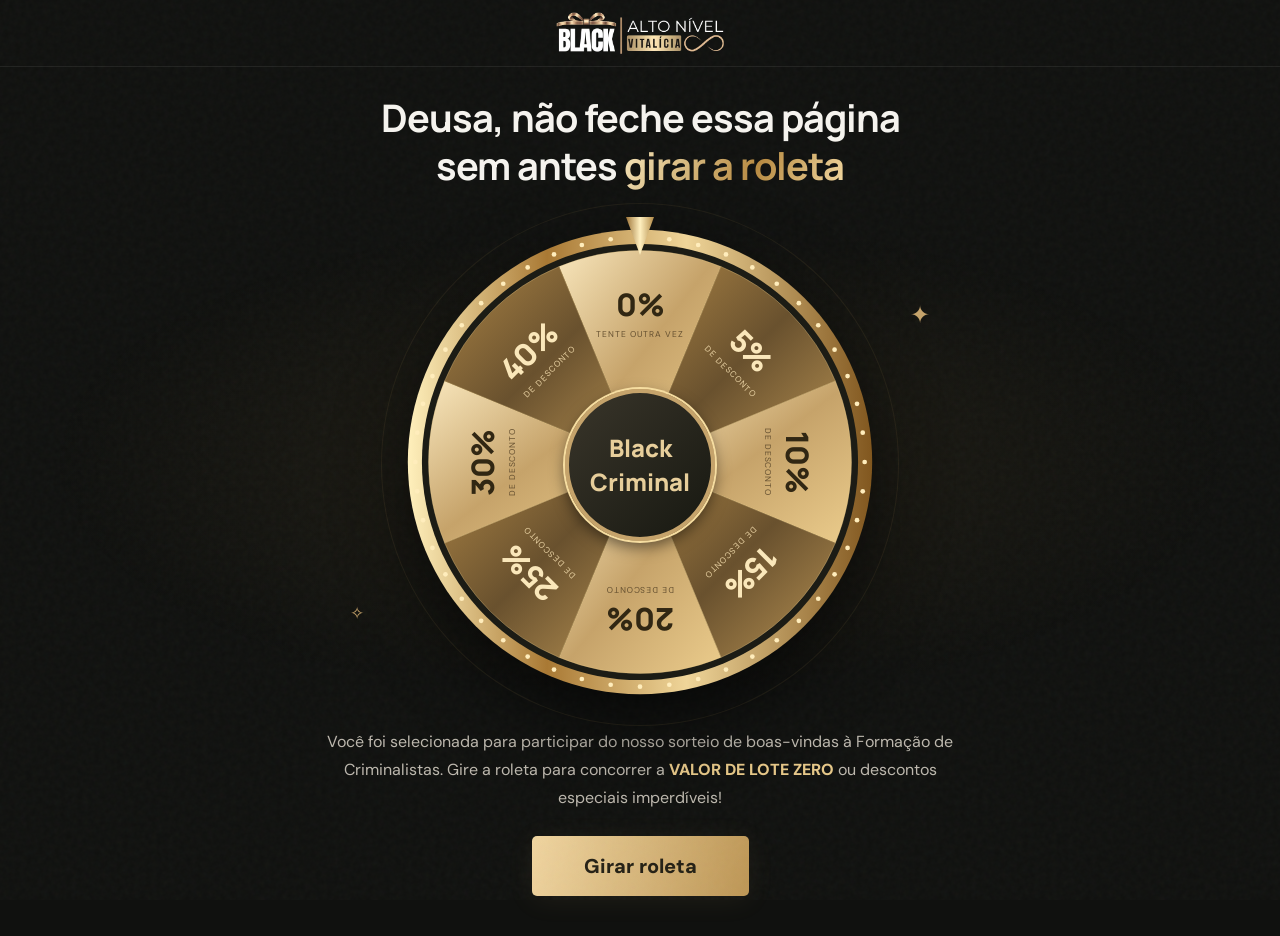
<file: black-friday/index.html>
<!doctype html>
<html lang="pt-BR"><head><meta charset="UTF-8"><meta name="viewport" content="width=device-width,initial-scale=1"><meta name="description" content="Gire a roleta dourada de Black Friday e descubra descontos de até 40%."><title>Black Friday · Golden Spin</title><style>
@import url('https://fonts.googleapis.com/css2?family=DM+Sans:wght@400;500;600;700&family=Manrope:wght@400;600;700;800&display=swap');
:root{color-scheme:dark;--gold:#dec086;--muted:#94938e}*{box-sizing:border-box}body{margin:0;background:#10110f;color:#f6f4ef;font-family:'DM Sans',sans-serif}body:before{content:'';position:fixed;inset:0;pointer-events:none;opacity:.14;background-image:url("data:image/svg+xml,%3Csvg viewBox='0 0 180 180' xmlns='http://www.w3.org/2000/svg'%3E%3Cfilter id='n'%3E%3CfeTurbulence type='fractalNoise' baseFrequency='.88' numOctaves='3' stitchTiles='stitch'/%3E%3C/filter%3E%3Crect width='100%25' height='100%25' opacity='.25' filter='url(%23n)'/%3E%3C/svg%3E")}button,a{-webkit-tap-highlight-color:transparent}header{max-width:1280px;margin:auto;padding:28px 48px;display:flex;align-items:center;justify-content:space-between;border-bottom:1px solid #ffffff12}.brand{font-family:Manrope,sans-serif;font-size:20px;letter-spacing:-1px;font-weight:800}.brand span{color:var(--gold)}.edition{color:#aaa79f;font-size:11px;letter-spacing:2px}.badge{border:1px solid #625137;padding:9px 13px;border-radius:30px;font-size:10px;letter-spacing:1.5px;color:var(--gold)}main{max-width:1280px;margin:auto;padding:66px 48px 28px}.hero{display:grid;grid-template-columns:1fr 1.08fr;align-items:center;gap:35px}.eyebrow{font-size:11px;letter-spacing:2.5px;color:var(--gold);display:flex;align-items:center;gap:10px}.eyebrow:before{content:'';width:25px;height:1px;background:var(--gold)}h1{font-family:Manrope,sans-serif;font-size:clamp(48px,5.6vw,76px);line-height:1.04;letter-spacing:-4px;margin:25px 0}h1 span{background:linear-gradient(115deg,#f7e7bc,#b88b41 60%,#f3d9a1);background-clip:text;color:transparent}.intro{font-size:16px;line-height:1.8;color:#aaa9a2;max-width:370px}.maximum{display:flex;align-items:center;gap:17px;margin:27px 0 30px}.maximum strong{font-family:Manrope;font-size:56px;letter-spacing:-3px;color:#e8d5aa}.maximum span{font-size:11px;color:#b5afa3;letter-spacing:1.2px;line-height:1.6}.action{display:flex;gap:12px;align-items:center}.spin{border:0;padding:17px 27px;border-radius:5px;font:700 14px 'DM Sans',sans-serif;background:linear-gradient(105deg,#f0d5a0,#bd9655);color:#242015;cursor:pointer;box-shadow:0 4px 28px #d7b57014;min-width:217px}.spin:hover{filter:brightness(1.1)}.spin:disabled{opacity:.65;cursor:wait}.spin:focus-visible,.info:focus-visible{outline:2px solid #f9dda8;outline-offset:5px}.spin span{margin-left:22px}.small{color:#777a73;font-size:11px;margin-top:15px}.stage{position:relative;display:flex;align-items:center;justify-content:center;padding:32px 12px;background:radial-gradient(ellipse,#bb944518 0,transparent 68%)}.wheel-wrap{width:min(100%,470px);aspect-ratio:1;position:relative;filter:drop-shadow(0 25px 35px #0009)}#wheel{width:100%;height:100%;border-radius:50%;transition:transform 5s cubic-bezier(.12,.72,.12,1)}.pointer{position:absolute;left:50%;top:-10px;transform:translateX(-50%);width:28px;height:38px;background:linear-gradient(90deg,#9e7538,#fff0c0,#b38b48);clip-path:polygon(0 0,100% 0,50% 100%);z-index:3;filter:drop-shadow(0 3px 2px #000)}.hub{position:absolute;inset:39%;border-radius:50%;display:grid;place-content:center;text-align:center;background:linear-gradient(135deg,#39352a,#171811);border:6px solid #c5a36b;box-shadow:0 0 0 2px #f6dda0,0 6px 15px #0008;color:#e7ce9b;font-size:10px;letter-spacing:1.5px;font-weight:700}.hub b{font-size:25px;letter-spacing:-1px}.orbit{position:absolute;border:1px solid #c7a66216;border-radius:50%;inset:-24px;pointer-events:none}.spark{position:absolute;color:#c5a36b;font-size:24px}.s1{right:5%;top:10%}.s2{left:4%;bottom:12%;font-size:17px}.caption{position:absolute;bottom:0;left:0;right:0;text-align:center;font-size:10px;letter-spacing:2px;color:#7d796c}.result{margin-top:26px;padding:18px 22px;border:1px solid #b99b5c55;border-radius:6px;background:#c5a66b0b;max-width:395px}.result[hidden]{display:none}.result strong{display:block;color:#edd19b;font-size:21px;margin-bottom:6px}.result p{font-size:13px;line-height:1.6;color:#aaa79e;margin:0}.steps{margin-top:60px;padding:27px 0;display:grid;grid-template-columns:repeat(3,1fr);border-top:1px solid #ffffff12;border-bottom:1px solid #ffffff12;gap:25px}.step{display:flex;gap:15px;align-items:center}.number{font-size:11px;border:1px solid #7c67443b;border-radius:50%;width:32px;height:32px;display:grid;place-items:center;color:var(--gold);flex-shrink:0}.step b{font-size:13px;font-weight:500}.step p{font-size:11px;color:#85867e;margin:6px 0 0}footer{max-width:1280px;margin:auto;padding:24px 48px;display:flex;justify-content:space-between;gap:20px;color:#777a72;font-size:10px}.info{border:0;background:none;color:#a9a18e;font-family:inherit;font-size:11px;cursor:pointer;text-decoration:underline;text-underline-offset:4px}dialog{background:#1a1b17;border:1px solid #806843;border-radius:12px;color:#f4ead8;max-width:460px;padding:30px;line-height:1.7}dialog::backdrop{background:#000b}dialog p{color:#aaa99f;font-size:14px}dialog button{margin-top:10px}.confetti{position:fixed;top:-20px;width:8px;height:13px;background:#e4bd6b;pointer-events:none;z-index:8;animation:fall 2.6s ease-in forwards}@keyframes fall{to{transform:translateY(110vh) rotate(600deg);opacity:0}}@media(max-width:800px){header{padding:22px 24px}.edition{display:none}main{padding:40px 24px 10px}.hero{grid-template-columns:1fr;gap:15px}h1{font-size:58px;letter-spacing:-3px}.intro{max-width:450px}.stage{padding:35px 20px 40px;grid-row:2}.wheel-wrap{max-width:390px}.steps{margin-top:30px;grid-template-columns:1fr;gap:22px}footer{padding:23px 24px;flex-wrap:wrap}.maximum{margin:18px 0}.caption{bottom:8px}}@media(prefers-reduced-motion:reduce){#wheel{transition-duration:.1s}.confetti{display:none}}

/* The wheel is the first content immediately below the menu on every screen. */
main{padding:22px 24px 40px}.hero{display:flex;flex-direction:column;gap:0}.stage{width:100%;padding:20px 20px 14px;flex-shrink:0}.wheel-wrap{width:min(54vh,470px,76vw)}.content{text-align:center;width:100%;display:flex;flex-direction:column;align-items:center}h1{font-size:clamp(24px,3.3vw,38px);letter-spacing:-1.5px;margin:12px 0 20px}.action{justify-content:center}.result{width:100%;text-align:center}.small{margin:13px 0 0}.s1{right:calc(50% - min(30vw,290px));top:18%}.s2{left:calc(50% - min(30vw,290px));bottom:18%}
@media(max-width:800px){header{padding:18px 20px}main{padding:16px 16px 32px}.stage{grid-row:auto;padding:18px 12px 14px}.wheel-wrap{width:min(49vh,390px,80vw)}.orbit{inset:-12px}h1{font-size:26px;letter-spacing:-1px;margin:10px 0 18px}.spin{padding:16px 27px}}
.hub{inset:34%;z-index:2;display:flex;flex-direction:column;align-items:center;justify-content:center;gap:2px;overflow:hidden;padding:8px;border-width:4px;font-family:Manrope,sans-serif;font-size:clamp(10px,2.6vw,18px);line-height:1.15;letter-spacing:0;font-weight:800;background:linear-gradient(135deg,#39352a,#171811)}.hub span{max-width:100%;white-space:nowrap}.hub{container-type:inline-size;padding:8px;text-align:center;gap:3px;font-size:clamp(8px,1.8vw,14px)}.hub span{display:block;width:100%;text-align:center;font-size:clamp(8px,1.8vw,14px);line-height:1.25;letter-spacing:0}@supports(font-size:1cqi){.hub span{font-size:19cqi}}.brand img{display:block;width:170px;height:86px;object-fit:contain}header{padding-top:12px;padding-bottom:12px}.headline{text-align:center;font-size:clamp(23px,3.3vw,38px);line-height:1.25;letter-spacing:-1px;margin:5px 0 18px;max-width:820px}.welcome{max-width:650px;margin:12px 0 24px;color:#bdb8ae;font-size:16px;line-height:1.75;text-align:center}.welcome strong{color:#e7c888;font-weight:800}@media(max-width:800px){.brand img{width:136px;height:69px}.headline{font-size:25px;margin:0 0 14px;letter-spacing:-.7px}.welcome{font-size:14px;line-height:1.65;margin:8px 0 20px}.wheel-wrap{width:min(42vh,390px,76vw)}} 
body.shaking>header,body.shaking>main{animation:page-shake .65s ease-in-out} @keyframes page-shake{0%,100%{transform:translate(0,0)}15%{transform:translate(-5px,2px)}30%{transform:translate(5px,-2px)}45%{transform:translate(-4px,1px)}60%{transform:translate(4px,-1px)}80%{transform:translate(-2px,0)}}
#prize{padding:40px 28px 30px;width:min(440px,calc(100% - 32px));max-height:90vh;overflow:auto;text-align:center;border:1px solid #c4a266;border-radius:16px;background:radial-gradient(ellipse at top,#3b3020,#191a15 65%);box-shadow:0 25px 100px #0009;animation:prize-in .3s ease-out}#prize::backdrop{background:#000c;backdrop-filter:blur(5px)}.close-prize{position:absolute;right:13px;top:10px;border:0;background:transparent;color:#c7bca6;cursor:pointer;font-size:26px;line-height:1;padding:8px}#prize .prize-kicker{color:#d7ba7f;font-size:11px;letter-spacing:2px;margin:0 0 14px}#prize h2{font-family:Manrope,sans-serif;font-size:28px;letter-spacing:-1px;margin:8px 0}#prize .prize-value{font-family:Manrope,sans-serif;font-weight:800;font-size:86px;line-height:1.1;letter-spacing:-5px;background:linear-gradient(115deg,#f7e7bc,#b88b41 60%,#f3d9a1);background-clip:text;color:transparent}#prize .prize-description{color:#bdb8ae;font-size:14px;line-height:1.7;margin:15px 0 24px}.redeem{display:block;width:100%;text-decoration:none;text-align:center}.redeem[aria-disabled=true]{opacity:.5;pointer-events:none}.prize-note{font-size:10px;color:#90887a;margin:14px 0 0}@keyframes prize-in{from{opacity:0;transform:translateY(18px) scale(.96)}to{opacity:1;transform:none}}@media(prefers-reduced-motion:reduce){body.shaking>header,body.shaking>main,#prize{animation:none}}
header{justify-content:center}.brand{margin-inline:auto}#spin{font-size:20px;font-weight:800}.brand img{width:auto;height:42px}@media(max-width:800px){.brand img{width:auto;height:34px}}</style></head><body><header><div class="brand"><picture><source srcset="assets/black-vitalicia.webp" type="image/webp"><img src="assets/black-vitalicia.png" alt="Black Vitalícia" width="558" height="140"></picture></div></header><main><section class="hero"><h1 class="headline">Deusa, não feche essa página<br>sem antes <span>girar a roleta</span></h1><div class="stage"><span class="spark s1">✦</span><span class="spark s2">✧</span><div class="wheel-wrap"><div class="orbit"></div><div class="pointer" aria-hidden="true"></div><svg id="wheel" viewBox="0 0 500 500" role="img" aria-label="Roleta com descontos de 0, 5, 10, 15, 20, 25, 30 e 40 por cento"></svg><div class="hub" aria-hidden="true"><span>Black</span><span>Criminal</span></div></div></div><div class="content"><p class="welcome">Você foi selecionada para participar do nosso sorteio de boas-vindas à Formação de Criminalistas. Gire a roleta para concorrer a <strong>VALOR DE LOTE ZERO</strong> ou descontos especiais imperdíveis!</p><div class="action"><button class="spin" id="spin">Girar roleta</button></div></div></section></main><dialog id="prize" aria-labelledby="prize-heading"><button class="close-prize" aria-label="Fechar prêmio">×</button><p class="prize-kicker">BLACK CRIMINAL · SEU PRÊMIO</p><h2 id="prize-heading">Parabéns, Deusa!</h2><div class="prize-value">40%</div><p class="prize-description">Você ganhou <strong>40% de desconto</strong> na Formação de Criminalistas. Resgate sua oferta abaixo.</p><a class="spin redeem" id="redeem" href="https://pay.hotmart.com/K104703066T?off=4g0ufy59&amp;checkoutMode=10&amp;sck=organico%7Cdireto" target="_blank" rel="noopener noreferrer">Resgatar minha oferta ↗</a><p class="prize-note">Você será direcionada ao checkout seguro da Hotmart.</p></dialog><script src="assets/tracking.js"></script><script>
const discounts=[0,5,10,15,20,25,30,40],wheel=document.getElementById('wheel');
wheel.innerHTML=`<defs><linearGradient id="rim"><stop stop-color="#fff0bc"/><stop offset=".3" stop-color="#a97934"/><stop offset=".6" stop-color="#efd599"/><stop offset="1" stop-color="#81571f"/></linearGradient><linearGradient id="light" x1="0" y1="0" x2="1" y2="1"><stop stop-color="#f8e6bc"/><stop offset=".5" stop-color="#c6a36a"/><stop offset="1" stop-color="#ebcc8c"/></linearGradient><linearGradient id="dark" x1="0" y1="0" x2="1" y2="1"><stop stop-color="#aa8345"/><stop offset=".5" stop-color="#69512e"/><stop offset="1" stop-color="#b59052"/></linearGradient></defs><circle cx="250" cy="250" r="247" fill="url(#rim)"/><circle cx="250" cy="250" r="232" fill="#1c1c15"/>`;
const point=(a,r)=>[250+Math.sin(a*Math.PI/180)*r,250-Math.cos(a*Math.PI/180)*r];
discounts.forEach((d,i)=>{let a=i*45-22.5,b=a+45,p=point(a,225),q=point(b,225);wheel.innerHTML+=`<path d="M250 250 L${p} A225 225 0 0 1 ${q} Z" fill="url(#${i%2?'dark':'light'})" stroke="#eacb8955" stroke-width="1"/><g transform="rotate(${i*45} 250 250)"><text x="250" y="95" text-anchor="middle" fill="${i%2?'#fae7ba':'#312713'}" font-family="Manrope,sans-serif" font-size="33" font-weight="800">${d}%</text><text x="250" y="117" text-anchor="middle" fill="${i%2?'#ead3a4':'#655030'}" font-family="DM Sans,sans-serif" font-size="9" letter-spacing="1">${d===0?'TENTE OUTRA VEZ':'DE DESCONTO'}</text></g>`});
for(let i=0;i<48;i++){const p=point(i*7.5,239);wheel.innerHTML+=`<circle cx="${p[0]}" cy="${p[1]}" r="2.5" fill="#ffedbc"/>`}
let rotation=0,busy=false;const button=document.getElementById('spin');
button.onclick=()=>{if(busy)return;busy=true;button.disabled=true;button.textContent='A roleta está girando…';document.body.classList.add('shaking');setTimeout(()=>document.body.classList.remove('shaking'),700);const index=discounts.indexOf(40),target=(360-index*45)%360;rotation+=1800+(target-rotation%360+360)%360;wheel.style.transform=`rotate(${rotation}deg)`;setTimeout(()=>{const d=discounts[index];prize.showModal();document.body.style.overflow='hidden';busy=false;button.disabled=false;button.textContent='Girar roleta';if(d>0)for(let i=0;i<35;i++){const c=document.createElement('i');c.className='confetti';c.style.left=Math.random()*100+'vw';c.style.animationDelay=Math.random()*.5+'s';c.style.background=['#b48a47','#f9e3b4','#e9bd67'][i%3];document.body.append(c);setTimeout(()=>c.remove(),3300)}},matchMedia('(prefers-reduced-motion: reduce)').matches?150:5100)};

const prize=document.getElementById('prize');
document.querySelector('.close-prize').onclick=()=>prize.close();
prize.addEventListener('close',()=>{document.body.style.overflow='';button.focus()});
prize.addEventListener('click',e=>{if(e.target===prize){const r=prize.getBoundingClientRect();if(e.clientX<r.left||e.clientX>r.right||e.clientY<r.top||e.clientY>r.bottom)prize.close()}});
</script></body></html>
</file>
